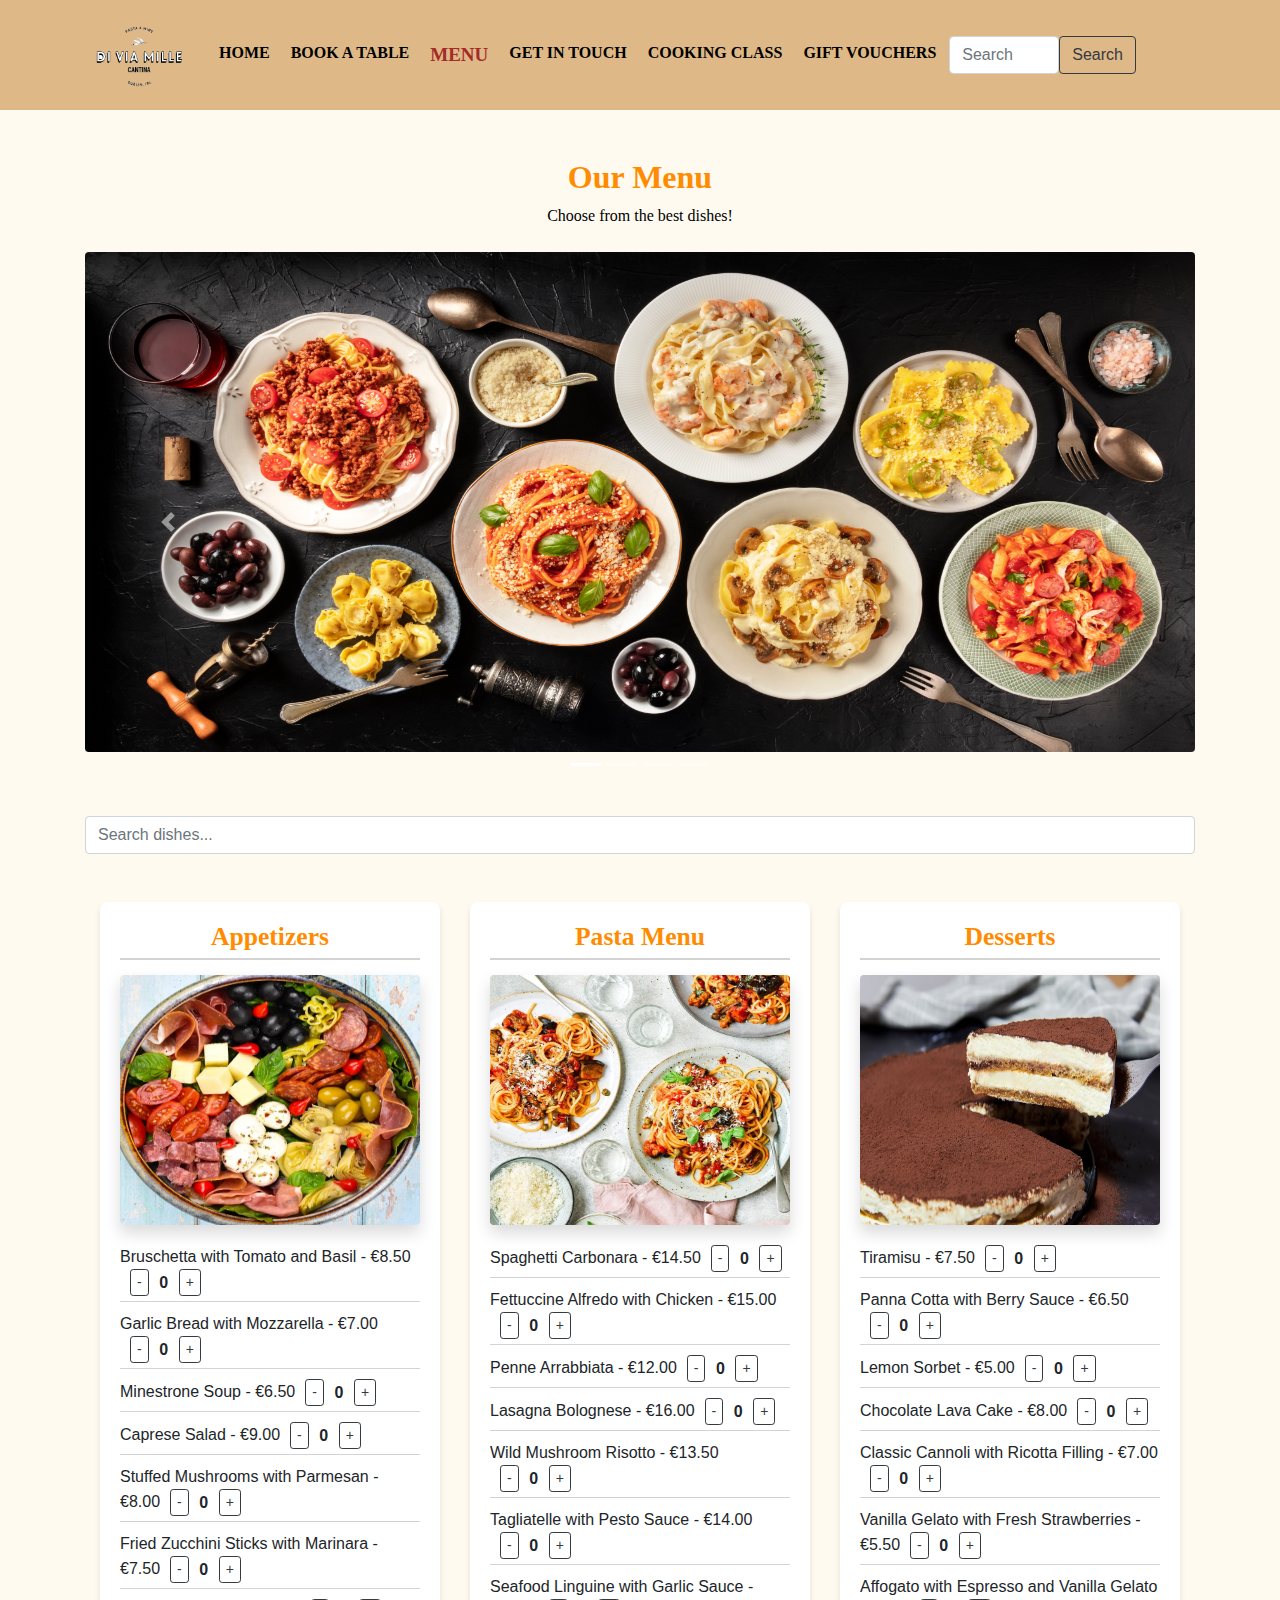
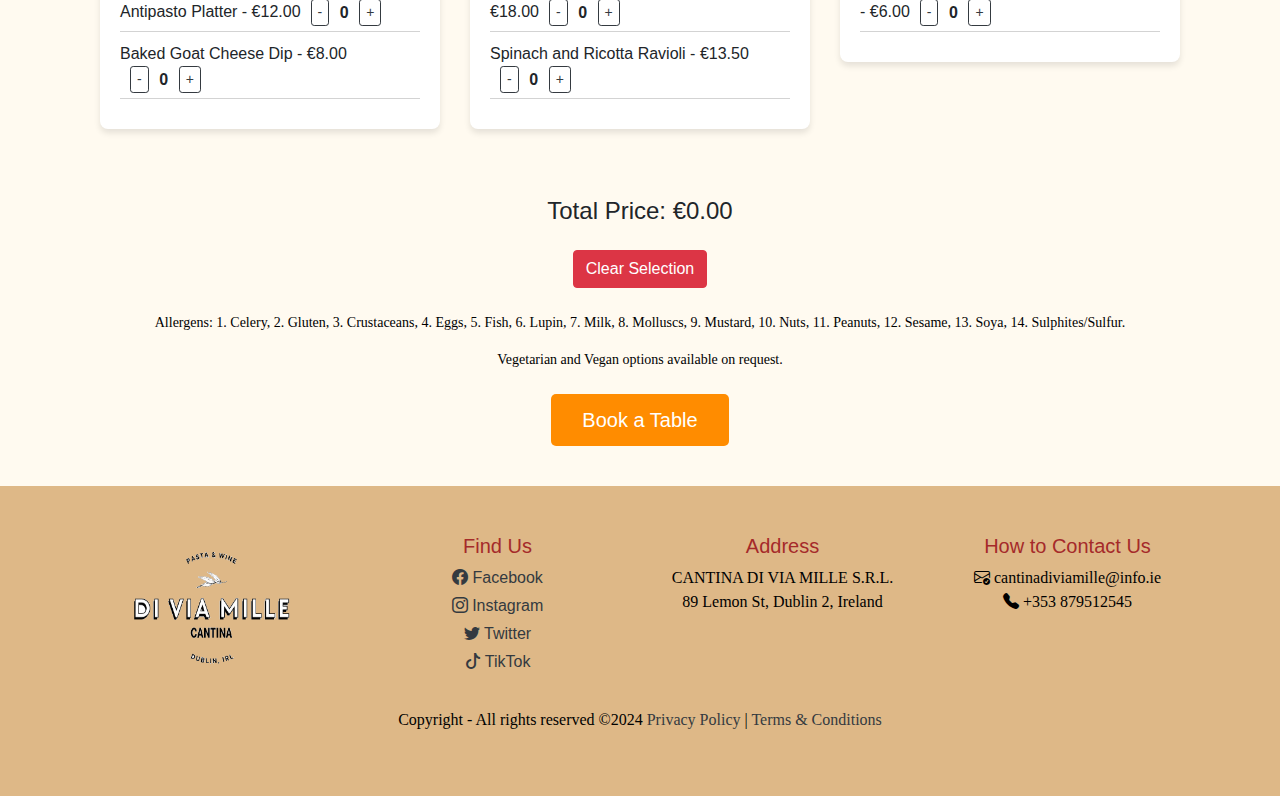
<file: DiViaMile/menu.html>
<!doctypehtml><html lang=en><title>DI VIA MILLE - Menu</title><link href=https://maxcdn.bootstrapcdn.com/bootstrap/4.5.2/css/bootstrap.min.css rel=stylesheet><link href=https://cdn.jsdelivr.net/npm/bootstrap-icons/font/bootstrap-icons.css rel=stylesheet><link href=external-collaborative.css rel=stylesheet><link href=external-b.css rel=stylesheet><meta content="width=device-width,initial-scale=1"name=viewport><meta charset=UTF-8><meta content=en http-equiv=Content-Language><meta content="Explore our Italian menu with a variety of delicious appetizers, pasta, and desserts."name=description><meta content="Italian restaurant, pasta dishes, appetizers, desserts, tiramisu, DI VIA MILLE, authentic cuisine, Italian menu"name=keywords><meta content="DI VIA MILLE Team"name=author><meta content="index, follow"name=robots><meta content="DI VIA MILLE - Menu"property=og:title><meta content="Explore our Italian menu with a variety of delicious appetizers, pasta, and desserts."property=og:description><meta content=website property=og:type><meta content="DI VIA MILLE - Menu"name=twitter:title><meta content="Explore our Italian menu with a variety of delicious appetizers, pasta, and desserts."name=twitter:description><nav class="text-dark bg-opacity-50 navbar navbar-expand-lg p-2"><div class=container><a class=navbar-brand href=#><img alt=Logo class="align-text-top d-inline-block"src=Logo1.png height=80 width=110> </a><button class=navbar-toggler type=button aria-controls=navbarNavAltMarkup aria-expanded=false aria-label="Toggle navigation"data-bs-target=#navbarNavAltMarkup data-bs-toggle=collapse><span class=navbar-toggler-icon></span></button><div class="collapse navbar-collapse"id=navbarNavAltMarkup><div class="ms-auto navbar-nav"><a class=nav-link href=index.html>HOME</a> <a class=nav-link href=book-a-table.html>BOOK A TABLE</a> <a class="nav-link current-page"href=menu.html>MENU</a> <a class=nav-link href=get-in-touch.html>GET IN TOUCH</a> <a class=nav-link href=cooking-class.html>COOKING CLASS</a> <a class=nav-link href=giftvouchers.html>GIFT VOUCHERS</a></div><form class="ms-3 d-flex"role=search><input class="form-control me-2"id=navSearch placeholder=Search aria-label=Search style=width:110px type=search> <button class="btn btn-outline-dark"type=submit>Search</button></form></div></div></nav><div class="container mt-5"><h2 class=text-center>Our Menu</h2><p class=text-center>Choose from the best dishes!<div class="mt-4 carousel slide"id=pastaCarousel data-ride=carousel><ol class=carousel-indicators><li class=active data-slide-to=0 data-target=#pastaCarousel><li data-slide-to=1 data-target=#appetizersCarousel><li data-slide-to=2 data-target=#pastaCarousel><li data-slide-to=3 data-target=#tiramisuCarousel></ol><div class=carousel-inner><div class="carousel-item active"><img alt="Delicious Pasta Dish"class="rounded shadow d-block w-100"src=carousel-hager-1.jpg style=height:500px;width:auto></div><div class=carousel-item><img alt="Delicious Appetizers"class="rounded shadow d-block w-100"src=carousel-hager-2.jpg style=height:500px;width:auto></div><div class=carousel-item><img alt="Delicious Pasta Dish"class="rounded shadow d-block w-100"src=carousel-hager-3.jpg style=height:500px;width:auto></div><div class=carousel-item><img alt="Delicious Tiramisu"class="rounded shadow d-block w-100"src=carousel-hager-4.jpg style=height:500px;width:auto></div></div><a class=carousel-control-prev href=#pastaCarousel data-slide=prev role=button><span class=carousel-control-prev-icon aria-hidden=true></span> <span class=sr-only>Previous</span> </a><a class=carousel-control-next href=#pastaCarousel data-slide=next role=button><span class=carousel-control-next-icon aria-hidden=true></span> <span class=sr-only>Next</span></a></div><div class="text-center mt-4"><input class=form-control id=menuSearch placeholder="Search dishes..."></div><div class="container mt-5"><div class=row><div class=col-md-4><div class=menu-section><h2 class=menu-title>Appetizers</h2><div class=menu-image><img alt=Appetizers class="rounded shadow img-fluid"src=appetizers.jpg style=height:250px;width:100%></div><ul class=menu-list><li class=menu-item data-price=8.50>Bruschetta with Tomato and Basil - €8.50<div class=quantity-controls><button class="btn btn-outline-dark btn-sm decrease-btn">-</button> <span class=quantity-display>0</span> <button class="btn btn-outline-dark btn-sm increase-btn">+</button></div><li class=menu-item data-price=7.00>Garlic Bread with Mozzarella - €7.00<div class=quantity-controls><button class="btn btn-outline-dark btn-sm decrease-btn">-</button> <span class=quantity-display>0</span> <button class="btn btn-outline-dark btn-sm increase-btn">+</button></div><li class=menu-item data-price=6.50>Minestrone Soup - €6.50<div class=quantity-controls><button class="btn btn-outline-dark btn-sm decrease-btn">-</button> <span class=quantity-display>0</span> <button class="btn btn-outline-dark btn-sm increase-btn">+</button></div><li class=menu-item data-price=9.00>Caprese Salad - €9.00<div class=quantity-controls><button class="btn btn-outline-dark btn-sm decrease-btn">-</button> <span class=quantity-display>0</span> <button class="btn btn-outline-dark btn-sm increase-btn">+</button></div><li class=menu-item data-price=8.00>Stuffed Mushrooms with Parmesan - €8.00<div class=quantity-controls><button class="btn btn-outline-dark btn-sm decrease-btn">-</button> <span class=quantity-display>0</span> <button class="btn btn-outline-dark btn-sm increase-btn">+</button></div><li class=menu-item data-price=7.50>Fried Zucchini Sticks with Marinara - €7.50<div class=quantity-controls><button class="btn btn-outline-dark btn-sm decrease-btn">-</button> <span class=quantity-display>0</span> <button class="btn btn-outline-dark btn-sm increase-btn">+</button></div><li class=menu-item data-price=12.00>Antipasto Platter - €12.00<div class=quantity-controls><button class="btn btn-outline-dark btn-sm decrease-btn">-</button> <span class=quantity-display>0</span> <button class="btn btn-outline-dark btn-sm increase-btn">+</button></div><li class=menu-item data-price=8.00>Baked Goat Cheese Dip - €8.00<div class=quantity-controls><button class="btn btn-outline-dark btn-sm decrease-btn">-</button> <span class=quantity-display>0</span> <button class="btn btn-outline-dark btn-sm increase-btn">+</button></div></ul></div></div><div class=col-md-4><div class=menu-section><h2 class=menu-title>Pasta Menu</h2><div class=menu-image><img alt=Pasta class="rounded shadow img-fluid"src=pasta.jpg style=height:250px;width:100%></div><ul class=menu-list><li class=menu-item data-price=14.50>Spaghetti Carbonara - €14.50<div class=quantity-controls><button class="btn btn-outline-dark btn-sm decrease-btn">-</button> <span class=quantity-display>0</span> <button class="btn btn-outline-dark btn-sm increase-btn">+</button></div><li class=menu-item data-price=15.00>Fettuccine Alfredo with Chicken - €15.00<div class=quantity-controls><button class="btn btn-outline-dark btn-sm decrease-btn">-</button> <span class=quantity-display>0</span> <button class="btn btn-outline-dark btn-sm increase-btn">+</button></div><li class=menu-item data-price=12.00>Penne Arrabbiata - €12.00<div class=quantity-controls><button class="btn btn-outline-dark btn-sm decrease-btn">-</button> <span class=quantity-display>0</span> <button class="btn btn-outline-dark btn-sm increase-btn">+</button></div><li class=menu-item data-price=16.00>Lasagna Bolognese - €16.00<div class=quantity-controls><button class="btn btn-outline-dark btn-sm decrease-btn">-</button> <span class=quantity-display>0</span> <button class="btn btn-outline-dark btn-sm increase-btn">+</button></div><li class=menu-item data-price=13.50>Wild Mushroom Risotto - €13.50<div class=quantity-controls><button class="btn btn-outline-dark btn-sm decrease-btn">-</button> <span class=quantity-display>0</span> <button class="btn btn-outline-dark btn-sm increase-btn">+</button></div><li class=menu-item data-price=14.00>Tagliatelle with Pesto Sauce - €14.00<div class=quantity-controls><button class="btn btn-outline-dark btn-sm decrease-btn">-</button> <span class=quantity-display>0</span> <button class="btn btn-outline-dark btn-sm increase-btn">+</button></div><li class=menu-item data-price=18.00>Seafood Linguine with Garlic Sauce - €18.00<div class=quantity-controls><button class="btn btn-outline-dark btn-sm decrease-btn">-</button> <span class=quantity-display>0</span> <button class="btn btn-outline-dark btn-sm increase-btn">+</button></div><li class=menu-item data-price=13.50>Spinach and Ricotta Ravioli - €13.50<div class=quantity-controls><button class="btn btn-outline-dark btn-sm decrease-btn">-</button> <span class=quantity-display>0</span> <button class="btn btn-outline-dark btn-sm increase-btn">+</button></div></ul></div></div><div class=col-md-4><div class=menu-section><h2 class=menu-title>Desserts</h2><div class=menu-image><img alt=Desserts class="rounded shadow img-fluid"src=tiramisu.jpg style=height:250px;width:100%></div><ul class=menu-list><li class=menu-item data-price=7.50>Tiramisu - €7.50<div class=quantity-controls><button class="btn btn-outline-dark btn-sm decrease-btn">-</button> <span class=quantity-display>0</span> <button class="btn btn-outline-dark btn-sm increase-btn">+</button></div><li class=menu-item data-price=6.50>Panna Cotta with Berry Sauce - €6.50<div class=quantity-controls><button class="btn btn-outline-dark btn-sm decrease-btn">-</button> <span class=quantity-display>0</span> <button class="btn btn-outline-dark btn-sm increase-btn">+</button></div><li class=menu-item data-price=5.00>Lemon Sorbet - €5.00<div class=quantity-controls><button class="btn btn-outline-dark btn-sm decrease-btn">-</button> <span class=quantity-display>0</span> <button class="btn btn-outline-dark btn-sm increase-btn">+</button></div><li class=menu-item data-price=8.00>Chocolate Lava Cake - €8.00<div class=quantity-controls><button class="btn btn-outline-dark btn-sm decrease-btn">-</button> <span class=quantity-display>0</span> <button class="btn btn-outline-dark btn-sm increase-btn">+</button></div><li class=menu-item data-price=7.00>Classic Cannoli with Ricotta Filling - €7.00<div class=quantity-controls><button class="btn btn-outline-dark btn-sm decrease-btn">-</button> <span class=quantity-display>0</span> <button class="btn btn-outline-dark btn-sm increase-btn">+</button></div><li class=menu-item data-price=5.50>Vanilla Gelato with Fresh Strawberries - €5.50<div class=quantity-controls><button class="btn btn-outline-dark btn-sm decrease-btn">-</button> <span class=quantity-display>0</span> <button class="btn btn-outline-dark btn-sm increase-btn">+</button></div><li class=menu-item data-price=6.00>Affogato with Espresso and Vanilla Gelato - €6.00<div class=quantity-controls><button class="btn btn-outline-dark btn-sm decrease-btn">-</button> <span class=quantity-display>0</span> <button class="btn btn-outline-dark btn-sm increase-btn">+</button></div></ul></div></div></div><div class="text-center mt-5"><h4>Total Price: €<span id=total-price>0.00</span></h4><button class="btn btn-danger mt-3"id=clear-quantities>Clear Selection</button></div><div class="mt-4 allergens-info"><p>Allergens: 1. Celery, 2. Gluten, 3. Crustaceans, 4. Eggs, 5. Fish, 6. Lupin, 7. Milk, 8. Molluscs, 9. Mustard, 10. Nuts, 11. Peanuts, 12. Sesame, 13. Soya, 14. Sulphites/Sulfur.<p>Vegetarian and Vegan options available on request.</div><div class="text-center mt-4 book-button-container"><a class="btn btn-book-table"href=book-a-table.html>Book a Table</a></div></div></div><footer class="text-center footer py-5 text-dark"><div class=container><div class=row><div class="text-center col-xs-12 col-lg-3 col-md-6"><div class=ps-5><img alt=Logo class=img-footer src=Logo1.png height=150 width=200></div></div><div class="text-center col-xs-12 col-lg-3 col-md-6"><h5 class="text-center mb-2">Find Us</h5><div class="ps-5 mb-1"><a class="text-dark text-decoration-none me-3"href=https://facebook.com target=_blank><i class="bi fs-5 bi-facebook"></i> Facebook</a></div><div class="text-center mb-1 ps-5"><a class="text-dark text-decoration-none me-3"href=https://instagram.com target=_blank><i class="bi fs-5 bi-instagram"></i> Instagram</a></div><div class="text-center mb-1 ps-5"><a class="text-dark text-decoration-none me-3"href=https://x.com target=_blank><i class="bi fs-5 bi-twitter"></i> Twitter</a></div><div class="text-center mb-1 ps-5"><a class="text-dark text-decoration-none"href=https://tiktok.com target=_blank><i class="bi fs-5 bi-tiktok"></i> TikTok</a></div></div><div class="text-center col-xs-12 col-lg-3 col-md-6"><h5 class="text-center mb-2">Address</h5><p>CANTINA DI VIA MILLE S.R.L.<br>89 Lemon St, Dublin 2, Ireland</div><div class="text-center col-xs-12 col-lg-3 col-md-6"><h5 class="text-center mb-2">How to Contact Us</h5><p><i class="bi bi-envelope-check"></i> cantinadiviamille@info.ie<br><i class="bi bi-telephone-fill"></i> +353 879512545</div></div><div class="row pb-0"><div class="text-center col-xs-12 col-lg-12 col-md-12 pt-4"><p>Copyright - All rights reserved ©2024 <a class="text-dark ms-3"href=#>Privacy Policy</a> | <a class="text-dark ms-2"href=#>Terms & Conditions</a></div></div></div></footer><script>menuItemsSearchFunction=function(){const searchTerm=this.value.toLowerCase();document.querySelectorAll(".menu-list li").forEach((item)=>{const text=item.textContent.toLowerCase();item.style.display=text.includes(searchTerm)?"":"none"})};document.getElementById("menuSearch").addEventListener("input",menuItemsSearchFunction);document.getElementById("navSearch").addEventListener("input",menuItemsSearchFunction);function updateTotalPrice(){let total=0;document.querySelectorAll('.menu-item').forEach(item=>{const price=parseFloat(item.getAttribute('data-price'));const quantity=parseInt(item.querySelector('.quantity-display').innerText);total+=price*quantity});document.getElementById('total-price').innerText=total.toFixed(2)}
    document.addEventListener("DOMContentLoaded",function(){const menuItems=document.querySelectorAll(".menu-item");menuItems.forEach((item)=>{const decreaseBtn=item.querySelector(".decrease-btn");const increaseBtn=item.querySelector(".increase-btn");const quantityDisplay=item.querySelector(".quantity-display");increaseBtn.addEventListener("click",()=>{let quantity=parseInt(quantityDisplay.innerText);quantity++;quantityDisplay.innerText=quantity;updateTotalPrice()});decreaseBtn.addEventListener("click",()=>{let quantity=parseInt(quantityDisplay.innerText);if(quantity>0){quantity--;quantityDisplay.innerText=quantity;updateTotalPrice()}})})});document.getElementById("clear-quantities").addEventListener("click",function(){const quantities=document.querySelectorAll(".quantity-display");quantities.forEach(quantity=>{quantity.textContent=0});updateTotalPrice()});updateTotalPrice()</script><script src=https://code.jquery.com/jquery-3.5.1.slim.min.js></script><script src=https://cdn.jsdelivr.net/npm/@popperjs/core@2.9.2/dist/umd/popper.min.js></script><script src=https://maxcdn.bootstrapcdn.com/bootstrap/4.5.2/js/bootstrap.min.js></script>
</file>
